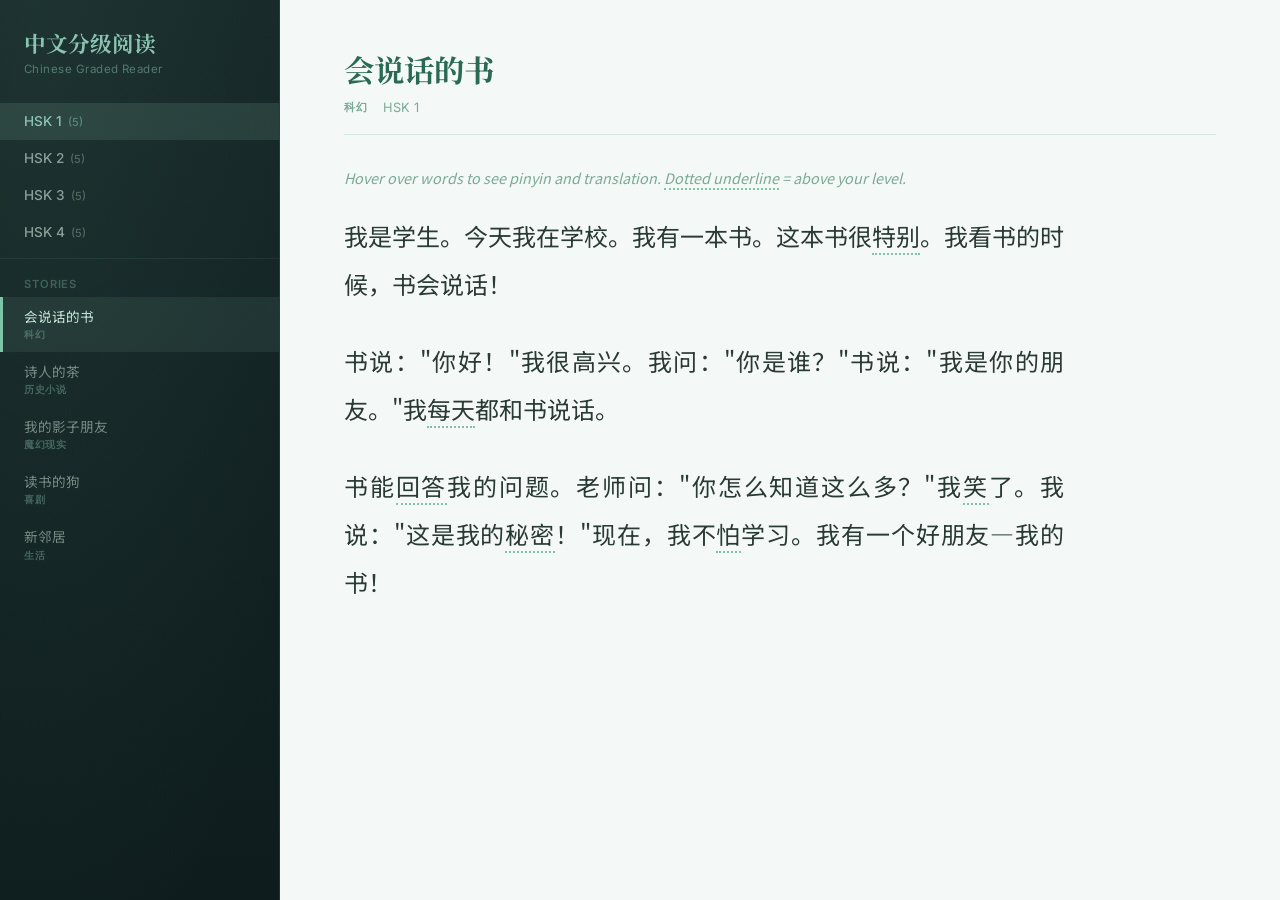
<file: index.html>
<!DOCTYPE html>
<html lang="zh-CN">
<head>
    <meta charset="UTF-8">
    <meta name="viewport" content="width=device-width, initial-scale=1.0">
    <title>Chinese Graded Reader</title>
    <link rel="preconnect" href="https://fonts.googleapis.com">
    <link rel="preconnect" href="https://fonts.gstatic.com" crossorigin>
    <link href="https://fonts.googleapis.com/css2?family=Inter:wght@400;500;600&family=Noto+Sans+SC:wght@400;500&family=Noto+Serif+SC:wght@600;700&display=swap" rel="stylesheet">
    <link rel="stylesheet" href="styles.css">
</head>
<body>
    <main id="app">
        <!-- Content will be dynamically rendered here -->
    </main>

    <script src="app.js"></script>
</body>
</html>
</file>
<file: styles.css>
/* Reset and base styles */
* {
    margin: 0;
    padding: 0;
    box-sizing: border-box;
}

body {
    font-family: 'Noto Sans SC', 'Microsoft YaHei', sans-serif;
    background: #f4f8f6;
    min-height: 100vh;
    color: #2a3a34;
}

/* Two-pane layout */
#app {
    display: grid;
    grid-template-columns: 280px 1fr;
    min-height: 100vh;
}

/* ── Sidebar ── */
.sidebar {
    background: linear-gradient(180deg, #162828 0%, #0e1c1d 100%);
    border-right: 1px solid rgba(138, 196, 176, 0.15);
    display: flex;
    flex-direction: column;
    overflow-y: auto;
    position: relative;
}

/* Ambient radial glow */
.sidebar::before {
    content: '';
    position: absolute;
    top: -40%;
    left: -40%;
    width: 180%;
    height: 180%;
    background: radial-gradient(ellipse at 30% 20%, rgba(128, 196, 168, 0.08) 0%, transparent 60%);
    pointer-events: none;
}

.sidebar-logo {
    padding: 1.8rem 1.5rem 1.2rem;
    position: relative;
}

.sidebar-logo h1 {
    font-family: 'Noto Serif SC', serif;
    font-size: 1.35rem;
    font-weight: 700;
    color: #8ac4b0;
    line-height: 1.3;
}

.sidebar-logo .subtitle {
    font-family: 'Inter', sans-serif;
    font-size: 0.72rem;
    color: rgba(138, 196, 176, 0.5);
    margin-top: 0.3rem;
    letter-spacing: 0.04em;
}

/* ── Level Navigation ── */
.level-nav {
    padding: 0.5rem 0;
    position: relative;
}

.lv-item {
    display: block;
    width: 100%;
    padding: 0.65rem 1.5rem;
    background: transparent;
    border: none;
    color: rgba(200, 220, 210, 0.65);
    font-family: 'Inter', sans-serif;
    font-size: 0.85rem;
    font-weight: 500;
    text-align: left;
    cursor: pointer;
    transition: background 0.15s ease, color 0.15s ease;
    position: relative;
}

.lv-item:hover {
    background: rgba(138, 196, 176, 0.08);
    color: rgba(200, 220, 210, 0.9);
}

.lv-item.active {
    background: rgba(138, 196, 176, 0.15);
    color: #8ac4b0;
}

.lv-item .story-count {
    font-size: 0.7rem;
    opacity: 0.5;
    margin-left: 0.4rem;
}

/* ── Story List ── */
.story-list-section {
    flex: 1;
    overflow-y: auto;
    border-top: 1px solid rgba(138, 196, 176, 0.1);
    padding: 0.6rem 0;
}

.story-list-heading {
    font-family: 'Inter', sans-serif;
    font-size: 0.7rem;
    font-weight: 600;
    color: rgba(138, 196, 176, 0.35);
    text-transform: uppercase;
    letter-spacing: 0.08em;
    padding: 0.5rem 1.5rem 0.4rem;
}

.story-item {
    display: block;
    width: 100%;
    padding: 0.6rem 1.5rem;
    padding-left: calc(1.5rem - 3px);
    background: transparent;
    border: none;
    border-left: 3px solid transparent;
    color: rgba(200, 220, 210, 0.55);
    font-family: 'Noto Sans SC', sans-serif;
    font-size: 0.85rem;
    text-align: left;
    cursor: pointer;
    transition: background 0.15s ease, color 0.15s ease, border-color 0.15s ease;
    line-height: 1.4;
}

.story-item:hover {
    background: rgba(138, 196, 176, 0.06);
    color: rgba(200, 220, 210, 0.8);
}

.story-item.active {
    border-left-color: #80c4a8;
    color: #c8e8d8;
    background: rgba(138, 196, 176, 0.1);
}

.story-item .story-genre {
    font-family: 'Inter', sans-serif;
    font-size: 0.65rem;
    font-weight: 600;
    color: rgba(138, 196, 176, 0.4);
    text-transform: uppercase;
    letter-spacing: 0.06em;
    display: block;
    margin-top: 0.15rem;
}

/* ── Main Pane ── */
.main-pane {
    background: #f4f8f6;
    overflow-y: auto;
    padding: 3rem 4rem;
    min-height: 100vh;
}

.reading-title {
    font-family: 'Noto Serif SC', serif;
    font-size: 1.9rem;
    font-weight: 700;
    color: #2a6a54;
    margin-bottom: 0.6rem;
    line-height: 1.4;
}

.reading-meta {
    display: flex;
    align-items: center;
    gap: 1rem;
    margin-bottom: 1.2rem;
    color: #7aaa96;
    font-family: 'Inter', sans-serif;
    font-size: 0.8rem;
}

/* Genre badge — small teal uppercase text */
.genre-badge {
    font-family: 'Inter', sans-serif;
    font-size: 0.7rem;
    font-weight: 600;
    color: #7aaa96;
    text-transform: uppercase;
    letter-spacing: 0.06em;
}

.reading-divider {
    border: none;
    border-top: 1px solid #d4e8df;
    margin-bottom: 2rem;
}

.reading-instruction {
    color: #7aaa96;
    font-size: 0.9rem;
    font-style: italic;
    margin-bottom: 1.5rem;
}

.text-content {
    font-family: 'Noto Sans SC', sans-serif;
    font-size: 24px;
    line-height: 2.0;
    color: #2a3a34;
    text-align: justify;
    max-width: 720px;
}

.text-content .paragraph {
    margin-bottom: 1.2em;
}

.text-content .paragraph:last-child {
    margin-bottom: 0;
}

/* ── Hoverable Words ── */
.word {
    position: relative;
    cursor: help;
    transition: color 0.2s ease;
}

.word:hover {
    color: #2a6a54;
}

/* Above-level words: dotted underline in teal */
.word.above-level {
    border-bottom: 2px dotted #80c4a8;
}

.word.above-level:hover {
    color: #2a6a54;
}

/* Above-level hint in instruction text */
.above-level-hint {
    border-bottom: 2px dotted #80c4a8;
}

/* Words inside genre badges inherit badge text color */
.genre-badge .word {
    color: inherit;
}

.genre-badge .word:hover {
    color: #2a6a54;
}

/* Tooltip */
.word[data-pinyin]:hover::after {
    content: attr(data-pinyin) " – " attr(data-translation);
    position: absolute;
    bottom: 100%;
    left: 50%;
    transform: translateX(-50%);
    background: rgba(14, 28, 29, 0.95);
    color: #d4e8df;
    padding: 0.5rem 0.8rem;
    border-radius: 6px;
    font-size: 15px;
    white-space: nowrap;
    z-index: 1000;
    margin-bottom: 8px;
    pointer-events: none;
    box-shadow: 0 2px 8px rgba(0, 0, 0, 0.25);
    font-family: 'Inter', 'Noto Sans SC', sans-serif;
}

.word[data-pinyin]:hover::before {
    content: '';
    position: absolute;
    bottom: 100%;
    left: 50%;
    transform: translateX(-50%);
    border: 6px solid transparent;
    border-top-color: rgba(14, 28, 29, 0.95);
    z-index: 1000;
    margin-bottom: 2px;
    pointer-events: none;
}

/* ── Empty / placeholder state ── */
.main-pane-empty {
    display: flex;
    align-items: center;
    justify-content: center;
    height: 100%;
    color: #7aaa96;
    font-size: 1rem;
    font-style: italic;
}

/* ── Responsive: stacked layout at narrow viewports ── */
@media (max-width: 768px) {
    #app {
        grid-template-columns: 1fr;
        grid-template-rows: auto 1fr;
    }

    .sidebar {
        flex-direction: column;
        overflow-y: visible;
        max-height: none;
    }

    .sidebar-logo {
        padding: 1.2rem 1rem 0.8rem;
    }

    .sidebar-logo h1 {
        font-size: 1.15rem;
    }

    /* Horizontal level pills */
    .level-nav {
        display: flex;
        flex-wrap: wrap;
        gap: 0.3rem;
        padding: 0.4rem 1rem;
    }

    .lv-item {
        width: auto;
        padding: 0.4rem 0.8rem;
        border-radius: 6px;
        font-size: 0.8rem;
    }

    .lv-item.active {
        background: rgba(138, 196, 176, 0.2);
    }

    /* Collapsible story list */
    .story-list-section {
        max-height: 200px;
        overflow-y: auto;
        border-top: 1px solid rgba(138, 196, 176, 0.1);
        border-bottom: 1px solid rgba(138, 196, 176, 0.1);
    }

    .main-pane {
        padding: 2rem 1.2rem;
        min-height: auto;
    }

    .reading-title {
        font-size: 1.6rem;
    }

    .text-content {
        font-size: 22px;
        line-height: 1.8;
    }

    .word[data-pinyin]:hover::after {
        font-size: 13px;
        padding: 0.4rem 0.6rem;
    }
}

@media (max-width: 480px) {
    .main-pane {
        padding: 1.5rem 1rem;
    }

    .reading-title {
        font-size: 1.4rem;
    }

    .text-content {
        font-size: 20px;
    }
}
</file>
